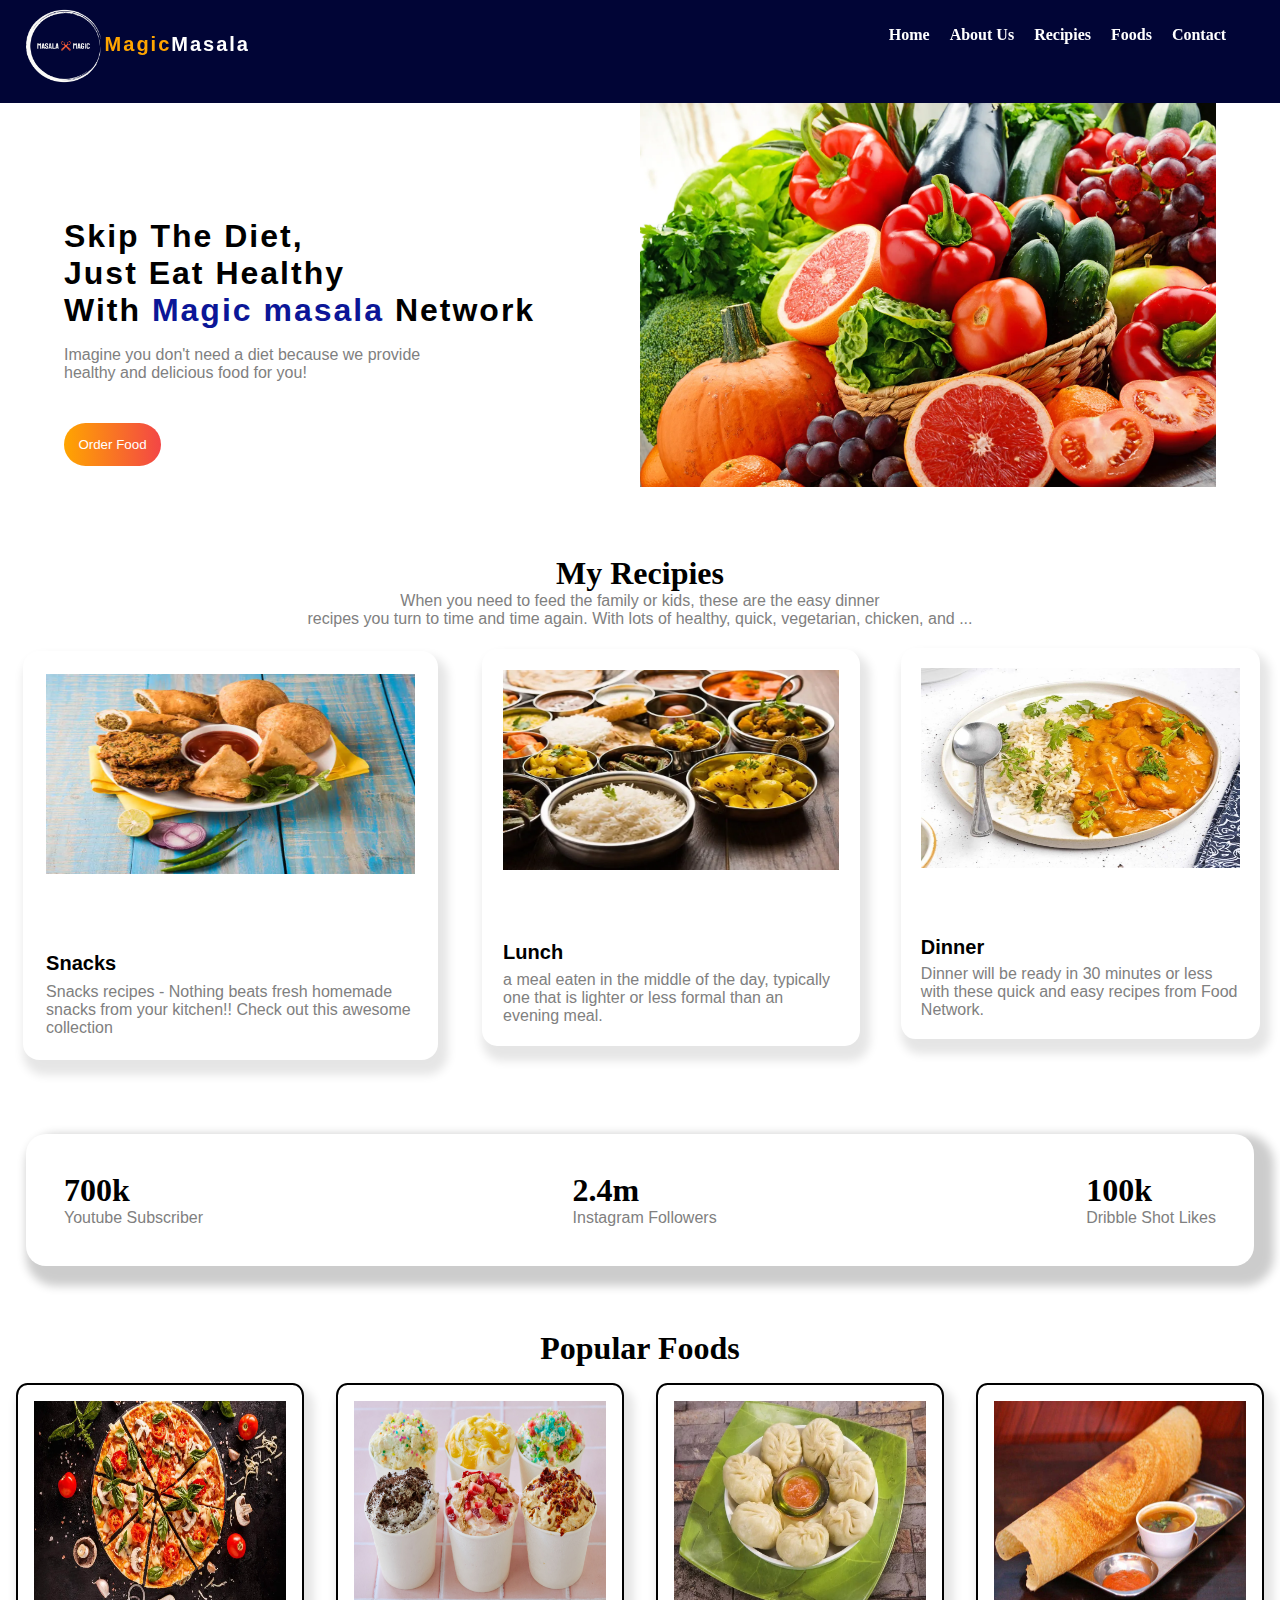
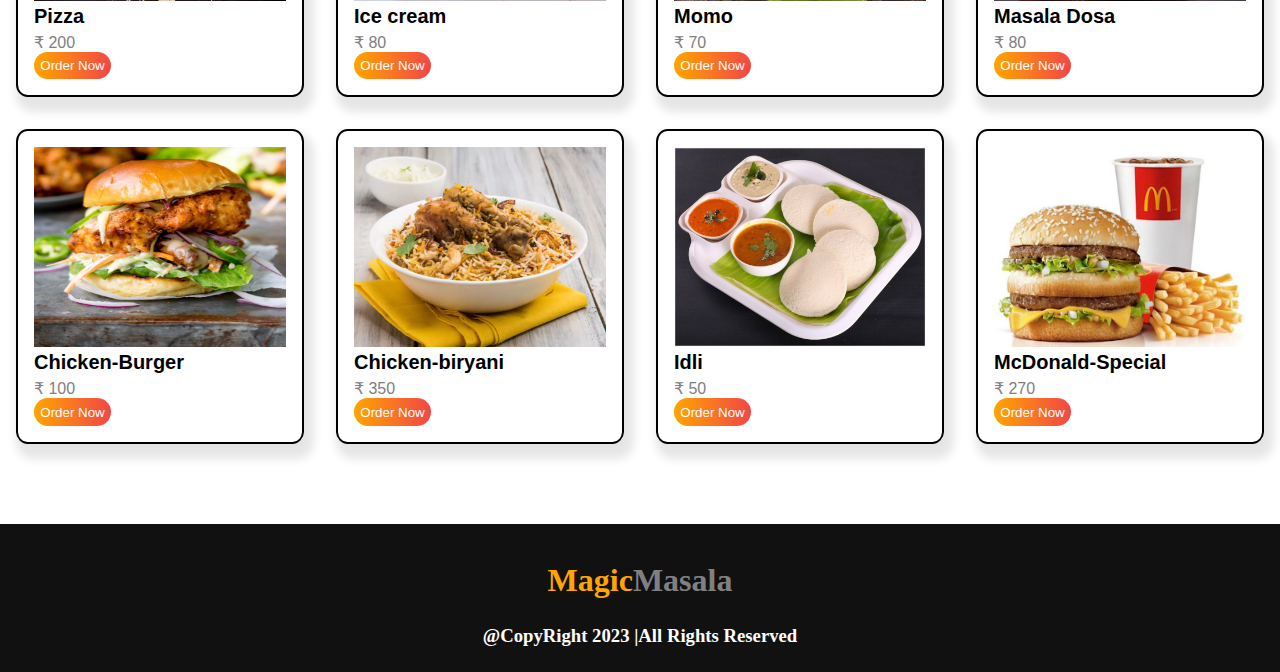
<file: index.html>
<!DOCTYPE html>
<html lang="en">
<head>
    <meta charset="UTF-8">
    <meta http-equiv="X-UA-Compatible" content="IE=edge">
    <meta name="viewport" content="width=device-width, initial-scale=1.0">
    <title>Magic Masala</title>
    <link rel="stylesheet" href="./CSS/style.css">
</head>
<body>
    <!-- Nav Section Start -->
    <section class="navBar">
        <div class="topNav">
            <div class="logo">
                <img src="img/logo-1.png" alt="">
                <a href="#welcome"><span class="magic">Magic</span >Masala</a>
            </div>
            <div class="navItems">
                <a href="index.html">Home</a>
                <a href="aboutus.html">About Us</a>
                <a href="#recipies">Recipies</a>
                <a href="#foods">Foods</a>
                <a href="contact.html">Contact</a>
            </div>
        </div>
    </section>

   
    <!-- Nav Section End -->
            <!-- -- 
            ----
            ------
            --------
            ----------- -->
    <!-- Welcome Section Start -->

    <section class="welcome" id="welcome">
        <div class="welcomeMain">
            <div class="welcomeLeft">
                <h1>Skip The Diet,<br>Just Eat Healthy
                <br>With <span>Magic masala</span> Network</h1>
                <p>Imagine you don't need a diet because we provide
                    <br>healthy and delicious food for you!
                </p>
                <button><a href="order.html">Order Food</a></button>
            </div>
            <div class="welcomeRight">
                <img src="img/Variety-fruits-vegetables.webp" alt="">
            </div>
        </div>
    </section>





    <!-- Welcome Section End -->
                <!-- 
            ----
            ------
            --------
            ----------- -->

              <!-- 
            ----
            ------
            --------
            ----------- -->
    <!-- Recipies Section Start -->

    <section class="recipies" id="recipies">


        <div class="recipiesMain">


            <div class="recipiesHead">
                <h1 class="text-center" >My Recipies</h1>
                <p class="text-center" >
                    When you need to feed the family or kids, these are the easy dinner<br> recipes you turn to time and time again. With lots of healthy, quick, vegetarian, chicken, and ...</p>
            </div>


            <div class="recipieControl">
                <div class="recipiesBox">
                    <div class="recBox">
                        <img class="img-responsive" src="./img/snacks.webp" alt="">

                        <div class="imgDesc">
                            <h2>Snacks</h2>
                            <p>Snacks recipes - Nothing beats fresh homemade snacks from your kitchen!! Check out this awesome collection </p>
                        </div>
                    </div>
                    
                </div>

                <div class="recipiesBox">
                    <div class="recBox">
                        <img class="img-responsive"  src="./img/indian-lunch-recipes.webp" alt="">

                        <div class="imgDesc">
                            <h2>Lunch</h2>
                            <p>a meal eaten in the middle of the day, typically one that is lighter or less formal than an evening meal.</p>
                        </div>
                    </div>
                    
                </div>

                <div class="recipiesBox">
                    <div class="recBox">
                        <img class="img-responsive"  src="./img/dinner4.jpg" alt="">

                        <div class="imgDesc">
                            <h2>Dinner</h2>
                            <p>Dinner will be ready in 30 minutes or less with these quick and easy recipes from Food Network.</p>
                        </div>
                    </div>
                    
                </div>

            </div>

        </div>


    </section>

    <!-- Recipies Section End -->
                  <!-- 
                ----
                ------
                --------
                ----------- -->
    <!-- Status Bar Section Start -->

    
    <section class="statusBar">
        <div class="statusMain">
            <div class="status1">
                <h1>700k</h1>
                <p>Youtube Subscriber</p>
            </div>
            <div class="status2">
                <h1>2.4m</h1>
                <p>Instagram Followers</p>
            </div>
            <div class="status3">
                <h1>100k</h1>
                <p>Dribble Shot Likes</p>
            </div>
        </div>
    </section>


    <!-- Status Bar Section End -->
                    <!-- 
                ----
                ------
                --------
                ----------- -->
    <!-- Food Section Start -->

    <section class="foods" id="foods">


        <div class="foodsMain">


            <div class="foodsHead">
                <h1 class="text-center" >Popular Foods</h1>
               
            </div>

            <div class="foodArea">

                    <div class="foodsControl">
                        <div class="foodBox">
                            <div class="foodContainerBox">
                                <img class="img-responsive" src="./img/pizza2.webp" alt="">

                                <div class="imgDesc">
                                    <h2>Pizza</h2>
                                    <p>&#8377 200</p>
                                    <button><a href="order.html"></a>Order Now</button>
                                
                                </div>
                            </div>
                            
                        </div>
                    </div>



                    <div class="foodsControl">
                        <div class="foodBox">
                            <div class="foodContainerBox">
                                <img class="img-responsive" src="./img/ice-cream.jpg" alt="">

                                <div class="imgDesc">
                                    <h2>Ice cream</h2>
                                    <p>&#8377 80</p>
                                    <button><a href="order.html">Order Now</a></button>
                                
                                </div>
                            </div>
                            
                        </div>
                    </div>




                    <div class="foodsControl">
                        <div class="foodBox">
                            <div class="foodContainerBox">
                                <img class="img-responsive" src="./img/moms.jpg" alt="">

                                <div class="imgDesc">
                                    <h2>Momo</h2>
                                    <p>&#8377 70</p>
                                    <button><a href="order.html">Order Now</a></button>
                                
                                </div>
                            </div>
                            
                        </div>
                    </div>



                    <div class="foodsControl">
                        <div class="foodBox">
                            <div class="foodContainerBox">
                                <img class="img-responsive" src="./img/masala-dosa.jpg" alt="">

                                <div class="imgDesc">
                                    <h2>Masala Dosa</h2>
                                    <p>&#8377 80</p>
                                    <button><a href="order.html">Order Now</a></button>
                                
                                </div>
                            </div>
                            
                        </div>
                    </div>

             </div>
          

               

        </div>


        <div class="foodArea">

            <div class="foodsControl">
                <div class="foodBox">
                    <div class="foodContainerBox">
                        <img class="img-responsive" src="./img/chicken-Burger.jpg" alt="">

                        <div class="imgDesc">
                            <h2>Chicken-Burger</h2>
                            <p>&#8377 100</p>
                            <button><a href="order.html">Order Now</a></button>
                        
                        </div>
                    </div>
                    
                </div>
            </div>



            <div class="foodsControl">
                <div class="foodBox">
                    <div class="foodContainerBox">
                        <img class="img-responsive" src="./img/chichen-briyani.webp" alt="">

                        <div class="imgDesc">
                            <h2>Chicken-biryani</h2>
                            <p>&#8377 350</p>
                            <button><a href="order.html">Order Now</a></button>
                        
                        </div>
                    </div>
                    
                </div>
            </div>




            <div class="foodsControl">
                <div class="foodBox">
                    <div class="foodContainerBox">
                        <img class="img-responsive" src="./img/idli.jpg" alt="">

                        <div class="imgDesc">
                            <h2>Idli</h2>
                            <p>&#8377 50</p>
                            <button><a href="order.html">Order Now</a></button>
                        
                        </div>
                    </div>
                    
                </div>
            </div>



            <div class="foodsControl">
                <div class="foodBox">
                    <div class="foodContainerBox">
                        <img class="img-responsive" src="./img/McDonalds-Big-Mac-Meal.jpg" alt="">

                        <div class="imgDesc">
                            <h2>McDonald-Special</h2>
                            <p>&#8377 270</p>
                            <button><a href="order.html">Order Now</a></button>
                        
                        </div>
                    </div>
                    
                </div>
            </div>

     </div>
  

       

</div>


    </section>




    <!-- Food Section End -->
    <!-- Footer Section Start -->

    <section class="footer">
        <h1 class="text-center"><span>Magic</span>Masala</h1>
        <h3 class="text-center">@CopyRight 2023 |All Rights Reserved</h3>
    </section>

    <!-- Footer Section End -->
</body>
</html>
</file>
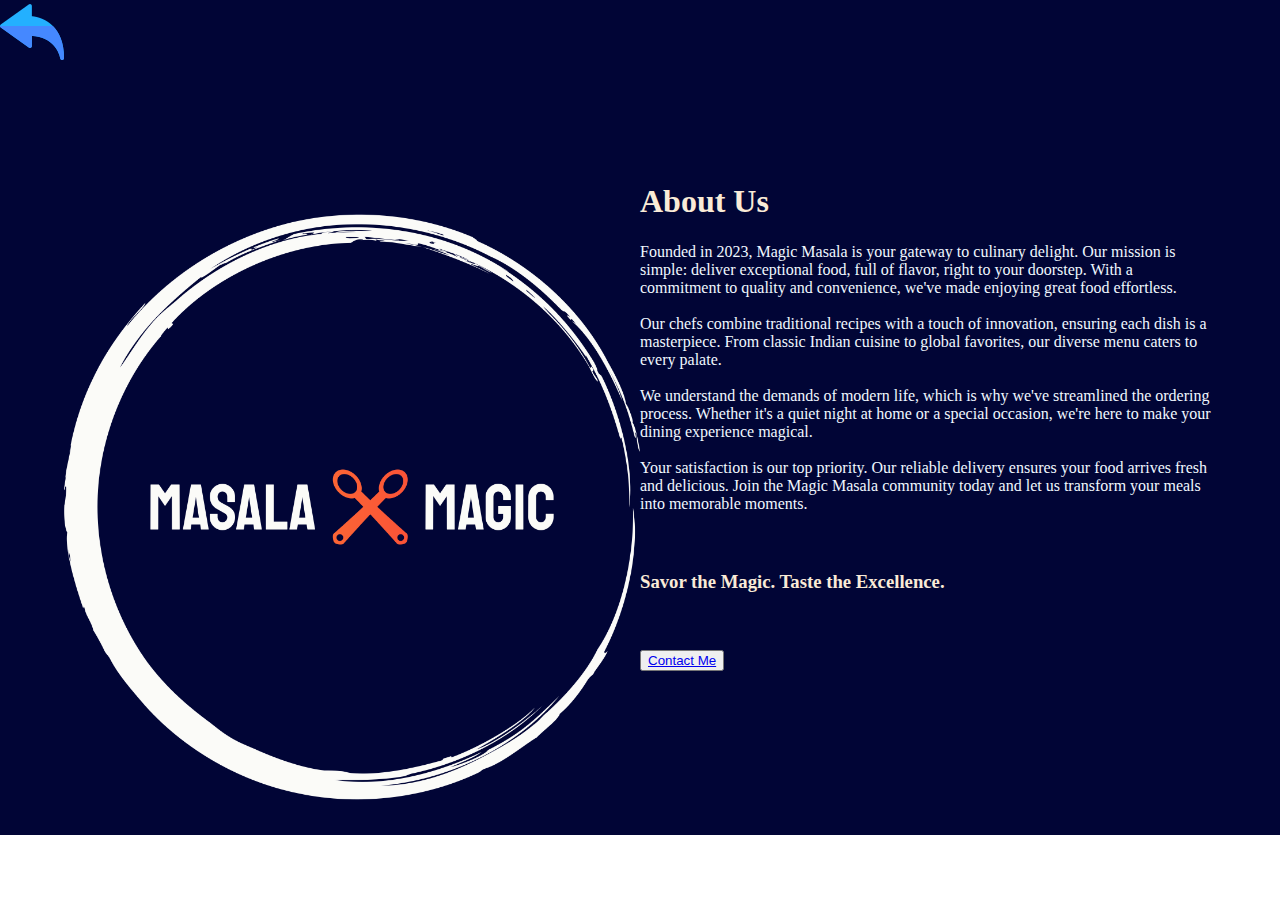
<file: aboutus.html>
<!DOCTYPE html>
<html lang="en">
<head>
    <meta charset="UTF-8">
    <meta name="viewport" content="width=device-width, initial-scale=1.0">
    <title>About us</title>
    <style>
        /* About Section Start */
*{
    margin: 0px;
}
section.about{
    /* background-image: ; */
    background-color: #010536;
    /* background-repeat: no-repeat; */
    /* background-position: center; */
    /* width: 100vw; */
    /* border: 2px solid; */
    background-size: cover;
    
}

.aboutMain{
    display: flex;
    /* border: 2px solid; */
    margin: 0 5%;
    margin-top:0px;
    

    
}

.aboutMain .aboutLeft{
    width: 50%;
    margin-top: 10%;
}

.aboutMain .aboutRight{
    width: 50%;
    margin-top: 10%;
}

.aboutMain .aboutRight h1{
    padding-bottom: 4%;
    color: antiquewhite;
}
.aboutMain .aboutRight p{
    padding-bottom: 10%;
    color: aliceblue;
}
.aboutMain .aboutRight h3{
    color: antiquewhite;
}

.aboutMain .aboutLeft img {
    max-width: 100%;
    max-height: 80vh;
    /* width: 100px; */
}

/* About Section End */
</style>
</head>
<body>
        <!-- About Section Start -->
    <section class="about" id="about">
        <a href="index.html">
            <img src="img/back.png" alt="">
        </a>
            <div class="aboutMain">
                <div class="aboutLeft">
                    <img class="img-responsive" src="./img/logo-1.png" alt="">
                </div>
    
                <div class="aboutRight">
                    <h1>About Us</h1>
                    <p>Founded in 2023, Magic Masala is your gateway to culinary delight. Our mission is simple: deliver exceptional food, full of flavor, right to your doorstep. With a commitment to quality and convenience, we've made enjoying great food effortless. 
                    <br><br>
                    Our chefs combine traditional recipes with a touch of innovation, ensuring each dish is a masterpiece. From classic Indian cuisine to global favorites, our diverse menu caters to every palate.
                    <br>
                    <br>
                    We understand the demands of modern life, which is why we've streamlined the ordering process. Whether it's a quiet night at home or a special occasion, we're here to make your dining experience magical. 
                    <br>
                    <br>
                    Your satisfaction is our top priority. Our reliable delivery ensures your food arrives fresh and delicious. Join the Magic Masala community today and let us transform your meals into memorable moments. 
                    <h3>Savor the Magic. Taste the Excellence.</h3></p>
                    <button><a href="contact.html">Contact Me</a></button>
                </div>
            </div>
    
        </section>
    
    
        <!-- About Section End -->
</body>
</html>
</file>
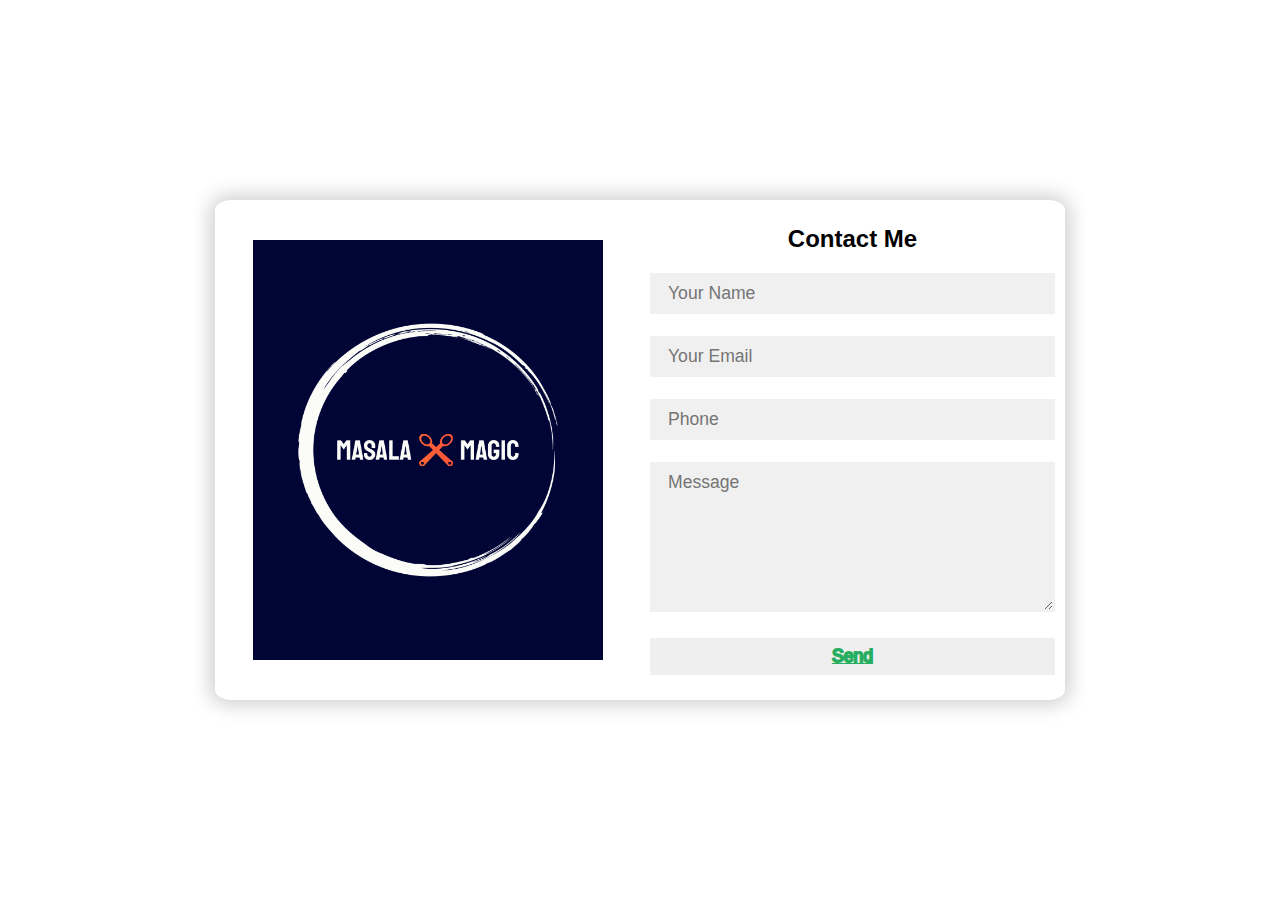
<file: contact.html>
<!DOCTYPE html>
<html lang="en">
<head>
    <meta charset="UTF-8">
    <meta http-equiv="X-UA-Compatible" content="IE=edge">
    <meta name="viewport" content="width=device-width, initial-scale=1.0">
    <title>Contact me</title>
    <style>
        *{
	padding: 0;
	margin: 0;
	box-sizing: border-box;
	font-family: 'Quicksand', sans-serif;
}

body{
	height: 100vh;	
	width: 100%;
}

.container{
	position: relative;
	width: 100%;
	height: 100%;
	display: flex;
	justify-content: center;
	align-items: center;
	padding: 20px 10px;
	
}

.contact-box{
	max-width: 850px;
	height: 500px;
	display: grid;
	grid-template-columns: repeat(2, 1fr);
	justify-content: center;
	align-items: center;
	text-align: center;
	background-color: #fff;
	box-shadow: 0px 0px 19px 5px rgba(0,0,0,0.19);
	border-radius: 2%;
}

.left{
	background:  no-repeat center;
	background-size: cover;
	height: 100%;
	
}
.left img{
	margin-top: 40px;
	width: 350px;
	height:420px;

}


.right{
	padding: 5px 10px;
}

h2{
	position: relative;
	padding: 0 0 10px;
	margin-bottom: 10px;
}



.field{
	width: 100%;
	border: 2px solid rgba(0, 0, 0, 0);
	outline: none;
	background-color: rgba(230, 230, 230, 0.6);
	padding: 0.5rem 1rem;
	font-size: 1.1rem;
	margin-bottom: 22px;
	transition: .3s;
}

.field:hover{
	background-color: rgba(0, 0, 0, 0.1);
}

textarea{
	min-height: 150px;
}

.btn{
	width: 100%;
	padding: 0.5rem 1rem;
	/* background-color: #2ecc71; */
	color: #fff;
	font-size: 1.1rem;
	border: none;
	outline: green;
	cursor: pointer;
	transition: .3s;
	-webkit-text-stroke: #27ae60 2px;
	
}


.btn:hover{
    /* border: 2px solid green; */
	background-color: aliceblue;
}

.field:focus{
    border: 2px solid rgba(30,85,250,0.47);
    background-color: #fff;
}
    </style>
</head>
<body>
    <body>
        <div class="container">
            <div class="contact-box">
                <div class="left"><img src="./img/order-logo.png" alt=""></div>
                <div class="right">
                    <h2>Contact Me</h2>
                    <input type="text" class="field" placeholder="Your Name">
                    <input type="text" class="field" placeholder="Your Email">
                    <input type="text" class="field" placeholder="Phone">
                    <textarea placeholder="Message" class="field"></textarea>
                    <button class="btn"><a href="index.html">Send</button></a>
                </div>
            </div>
        </div>
    </body>
</body>
</html>
</file>
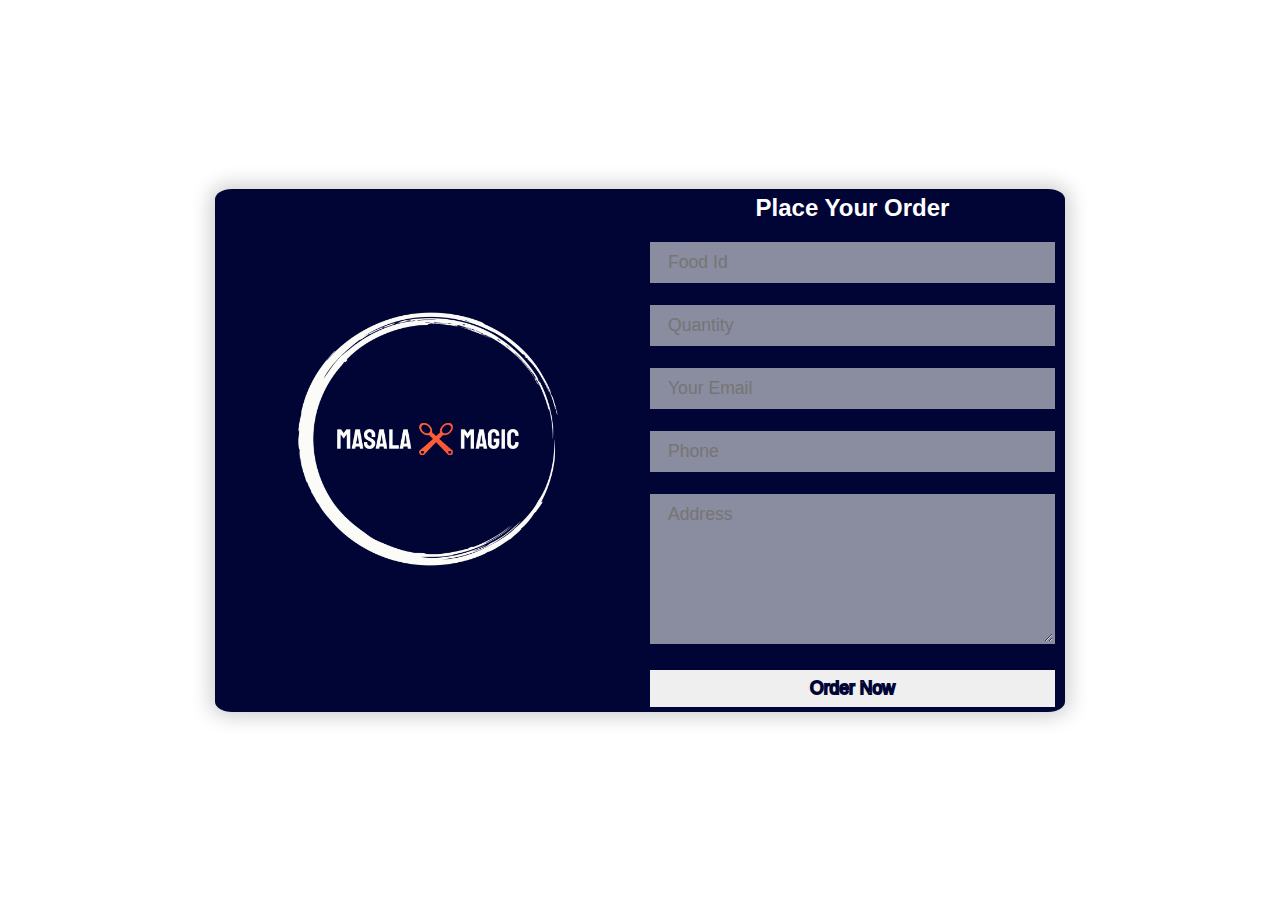
<file: order.html>
<!DOCTYPE html>
<html lang="en">
<head>
    <meta charset="UTF-8">
    <meta http-equiv="X-UA-Compatible" content="IE=edge">
    <meta name="viewport" content="width=device-width, initial-scale=1.0">
    <title>Order Food</title>
    <style>
*{
	padding: 0;
	margin: 0;
	box-sizing: border-box;
	font-family: 'Quicksand', sans-serif;
}

body{
	height: 100vh;
	width: 100%;
}

.container{
	position: relative;
	width: 100%;
	height: 100%;
	display: flex;
	justify-content: center;
	align-items: center;
	padding: 20px 10px;
	
}

.contact-box{
	max-width: 850px;
	display: grid;
	grid-template-columns: repeat(2, 1fr);
	justify-content: center;
	align-items: center;
	text-align: center;
	background-color: #fff;
	box-shadow: 0px 0px 19px 5px rgba(0,0,0,0.19);
	border-radius: 2%;
	background-color: #010536;
}

.left{
	background:  no-repeat center;
	background-size: cover;
	height: 100%;
	
}
.left img{
	margin-top: 40px;
	width: 350px;
	height:420px;
}


.right{
	padding: 5px 10px;
}

h2{
	position: relative;
	padding: 0 0 10px;
	margin-bottom: 10px;
	color: #fff;

}



.field{
	width: 100%;
	border: 2px solid rgba(0, 0, 0, 0);
	outline: none;
	background-color: rgba(230, 230, 230, 0.6);
	padding: 0.5rem 1rem;
	font-size: 1.1rem;
	margin-bottom: 22px;
	transition: .3s;
}

.field:hover{
	background-color: rgba(0, 0, 0, 0.1);
}

textarea{
	min-height: 150px;
}

.btn{
	width: 100%;
	padding: 0.5rem 1rem;
	/* background-color: #2ecc71; */
	color: #fff;
	font-size: 1.1rem;
	border: none;
	outline:#010536;
	cursor: pointer;
	transition: .3s;
	-webkit-text-stroke:#010536 1.9px;
	
}


.btn:hover{
    /* border: 2px solid green; */
	background-color: aliceblue;
}

.field:focus{
    border: 2px solid rgba(30,85,250,0.47);
    background-color: #fff;
}
    </style>
</head>
<body>
    <body>
        <div class="container">
            <div class="contact-box">
                <div class="left"><img src="./img/order-logo.png" alt="" srcset=""></div>
                <div class="right">
                    <h2>Place Your Order</h2>
                    <input type="text" class="field" placeholder="Food Id">
                    <input type="number" name="" class="field"placeholder="Quantity" id="">
                    <input type="text" class="field" placeholder="Your Email">
                    <input type="text" class="field" placeholder="Phone">
                    <textarea placeholder="Address" class="field"></textarea>
                    <a href="index.html"><button class="btn">Order Now</button></a>
                </div>
            </div>
        </div>
    </body>
</body>
</html>
</file>
<file: CSS/style.css>
/* Universal Start */



*{
    margin: 0;
    padding: 0;
    box-sizing: border-box;
    scroll-behavior: smooth;
}

.text-center{
    text-align: center;
}

.secondary{
    color: orange;
}


img-responsive{
    width: 100%;
}
h2{
    font-family:'Trebuchet MS', 'Lucida Sans Unicode', 'Lucida Grande', 'Lucida Sans', Arial, sans-serif;
    
}

p{
    font-family: Verdana, Geneva, Tahoma, sans-serif;
    color: gray;
}


button{
    color: #fff;
    padding: 2.5%;
    background-image: linear-gradient(to right, orange ,rgb(243, 70, 70));
    border-radius: 25px;
    cursor: pointer;
    border: transparent;
    
}

button:hover{
    background-image: linear-gradient(to left, orange ,rgb(243, 70, 70));
}

button a{
    text-decoration: none;
    color: #fff;
}



/* Universal End*/
/* <!-- -- 
----
------
--------
----------- --> */
/* <!-- Nav Section Start --> */

 .navBar{
    position: sticky;
    top: 0;
    background-color:#010536;
    padding-bottom: 1%;
 }

.topNav{
    display: flex;
    justify-content: space-between;
    padding: 2%;
    height: 10vh;

  
    
}

.navBar a{
    text-decoration: none;
    font-weight: 800;
}

.topNav .logo a{
    font-size: 20px;
    color:#fff;
    font-weight: 900;
    letter-spacing: 0.1em;
    font-family: 'Franklin Gothic Medium', 'Arial Narrow', Arial, sans-serif;
    position: relative;
    top: -55px;
}

.magic{
    color: orange;
}

.logo img{
    position: relative;
    top: -20px;
    width:75px;
    height:80px;
}

.topNav .navItems{
    margin-right: 1%;
}

.topNav .navItems a{
    margin-right: 1em;
    color:#fff;
}

.topNav .navItems a:hover{
    color: orange;
}


/* <!-- Nav Section End --> */
 /* <!-- -- 
----
------
--------
----------- -- !> */
/* Welcome Section Start */



.welcomeMain{
    display: flex;
    /* border: 2px solid; */
    margin: 0 5%;
}

.welcomeMain .welcomeLeft{
    padding-top: 10%; 
    width: 50%;
} 

.welcomeMain .welcomeRight{
    width: 50%;
    
}

.welcomeMain .welcomeRight img{
     max-width: 100%;
    max-height: 80vh;
} 

.welcomeLeft h1{
    font-size: 2em;
    padding-bottom: 3%;
    letter-spacing: 2px;
    font-weight: 800;
    font-family: 'Franklin Gothic Medium', 'Arial Narrow', Arial, sans-serif;
}

.welcomeLeft h1 span{
    color: #0b1697;
    
}

.welcomeLeft p{
    color: gray;
    padding-bottom: 7%;
}



/* Welcome Section End */
 /* <!-- -- 
----
------
--------
----------- -- !> */
/* About Section Start */

section.about{
    /* background-image: ; */
    background-color: #010536;
    /* background-repeat: no-repeat; */
    /* background-position: center; */
    /* width: 100vw; */
    /* border: 2px solid; */
    background-size: cover;
    
}

.aboutMain{
    display: flex;
    /* border: 2px solid; */
    margin: 0 5%;
    margin-top: 10%;
    

    
}

.aboutMain .aboutLeft{
    width: 50%;
    margin-top: 10%;
}

.aboutMain .aboutRight{
    width: 50%;
    margin-top: 10%;
}

.aboutMain .aboutRight h1{
    padding-bottom: 4%;
    color: antiquewhite;
}
.aboutMain .aboutRight p{
    padding-bottom: 10%;
    color: aliceblue;
}
.aboutMain .aboutRight h3{
    color: antiquewhite;
}

.aboutMain .aboutLeft img {
    max-width: 100%;
    max-height: 80vh;
    /* width: 100px; */
}






/* About Section End */
 /* <!-- -- 
----
------
--------
----------- -- !> */
/* Recipies Section Start */

.recipies{
    margin-top: 5%;
}

.recipieControl{
    display: flex;
}

.recBox{
    /* border: 2px solid; */
    padding: 5%;
    margin: 5%;
    box-shadow:5px 10px 10px 5px rgba(0, 0, 0, 0.1) ;
    border-radius: 4%;
    
}

.recBox img{
    max-width: 100%;
    margin-bottom: 20%;
    width: 400px;
    height: 200px;
}








/* Recipies Section End */
 /* <!-- -- 
----
------
--------
----------- -- !> */
/* Status Bar Start */

.statusBar{
    /* border: 2px solid; */
    margin: 4% 2%;
    padding: 3%;
    box-shadow:10px 10px 10px 10px  rgba(0, 0, 0, 0.2) ;
    border-radius: 20px;
}

.statusMain{
    display: flex;
    justify-content: space-between;
}
/* Status Bar End */
 /* <!-- -- 
----
------
--------
----------- -- !> */
/* Food Setcion Start */



.foods{
    margin-top: 5%;
}

.foodArea{
    display: flex;
    
}


.foodBox{
    /* border: 2px solid; */
    padding: 5%;
    margin: 5%;
    box-shadow:5px 10px 10px 5px rgba(0, 0, 0, 0.1) ;
    border-radius: 4%;
    border: 2px solid;

    
    
}

.foodBox img{
    max-width: 100%;
    width: 380px;
    height: 200px;
}

.imgDesc h2 {
    width: 100%;
    font-size: 20px;
    font-weight: 900;
    padding-bottom: 2%;
}



/* Food Setcion End */
/* footer Start */
section.footer{
    background-color: #111;
    margin-top: 5%;

}
.footer h1 span{
    color: orange;
}
.footer h1{
    color: gray;
    padding-top: 3%;
}

.footer h3{
    color: #fff;
    padding: 2% 0;
}
/* footer end */
</file>
